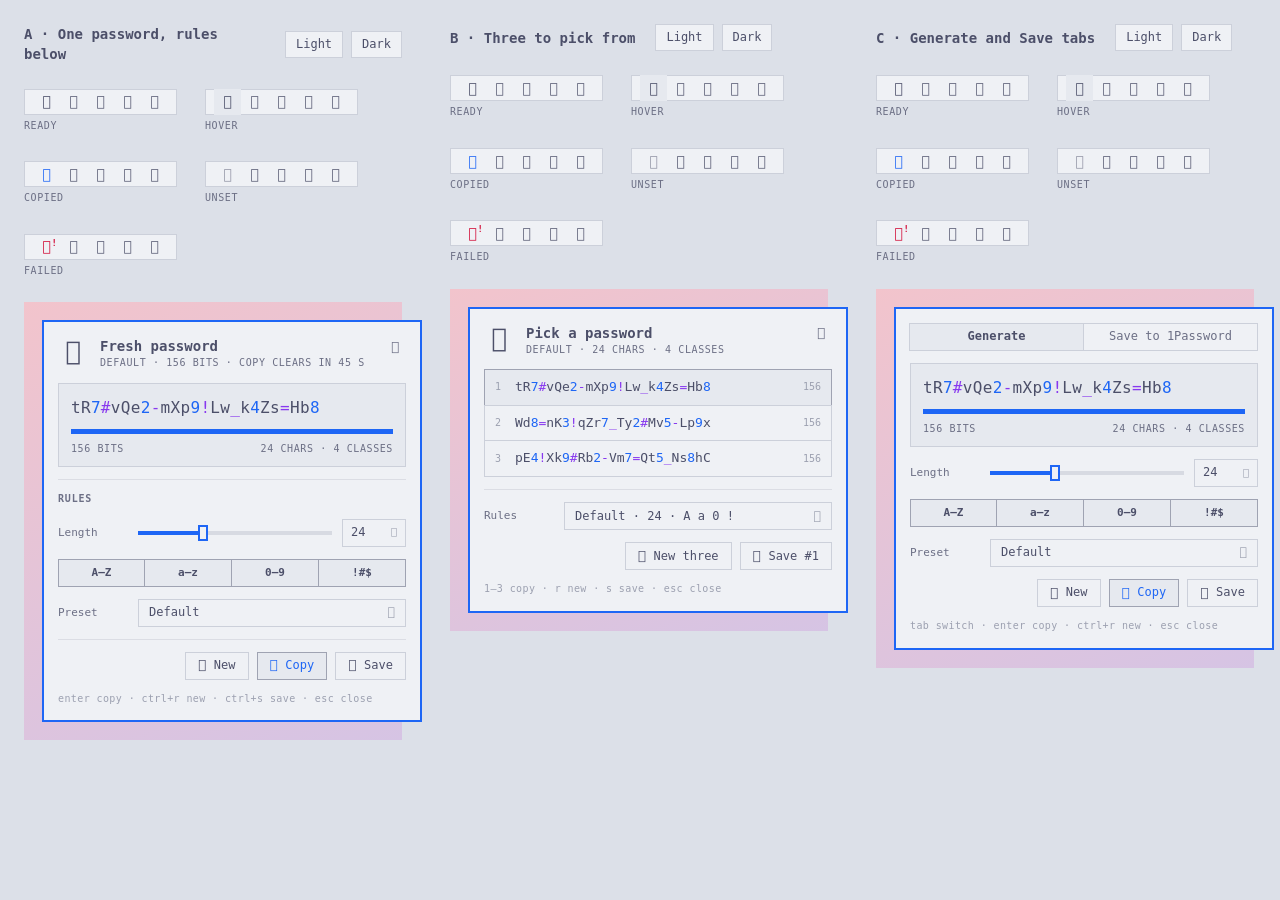
<file: docs/design/index.html>
<!doctype html><html><head><meta charset="utf-8"><title>mint directions</title><style>body{margin:0;display:flex;gap:0;background:#dce0e8}iframe{border:0;width:33.3vw;height:100vh}</style></head><body>
<iframe src="option-a.html"></iframe><iframe src="option-b.html"></iframe><iframe src="option-c.html"></iframe></body></html>
</file>
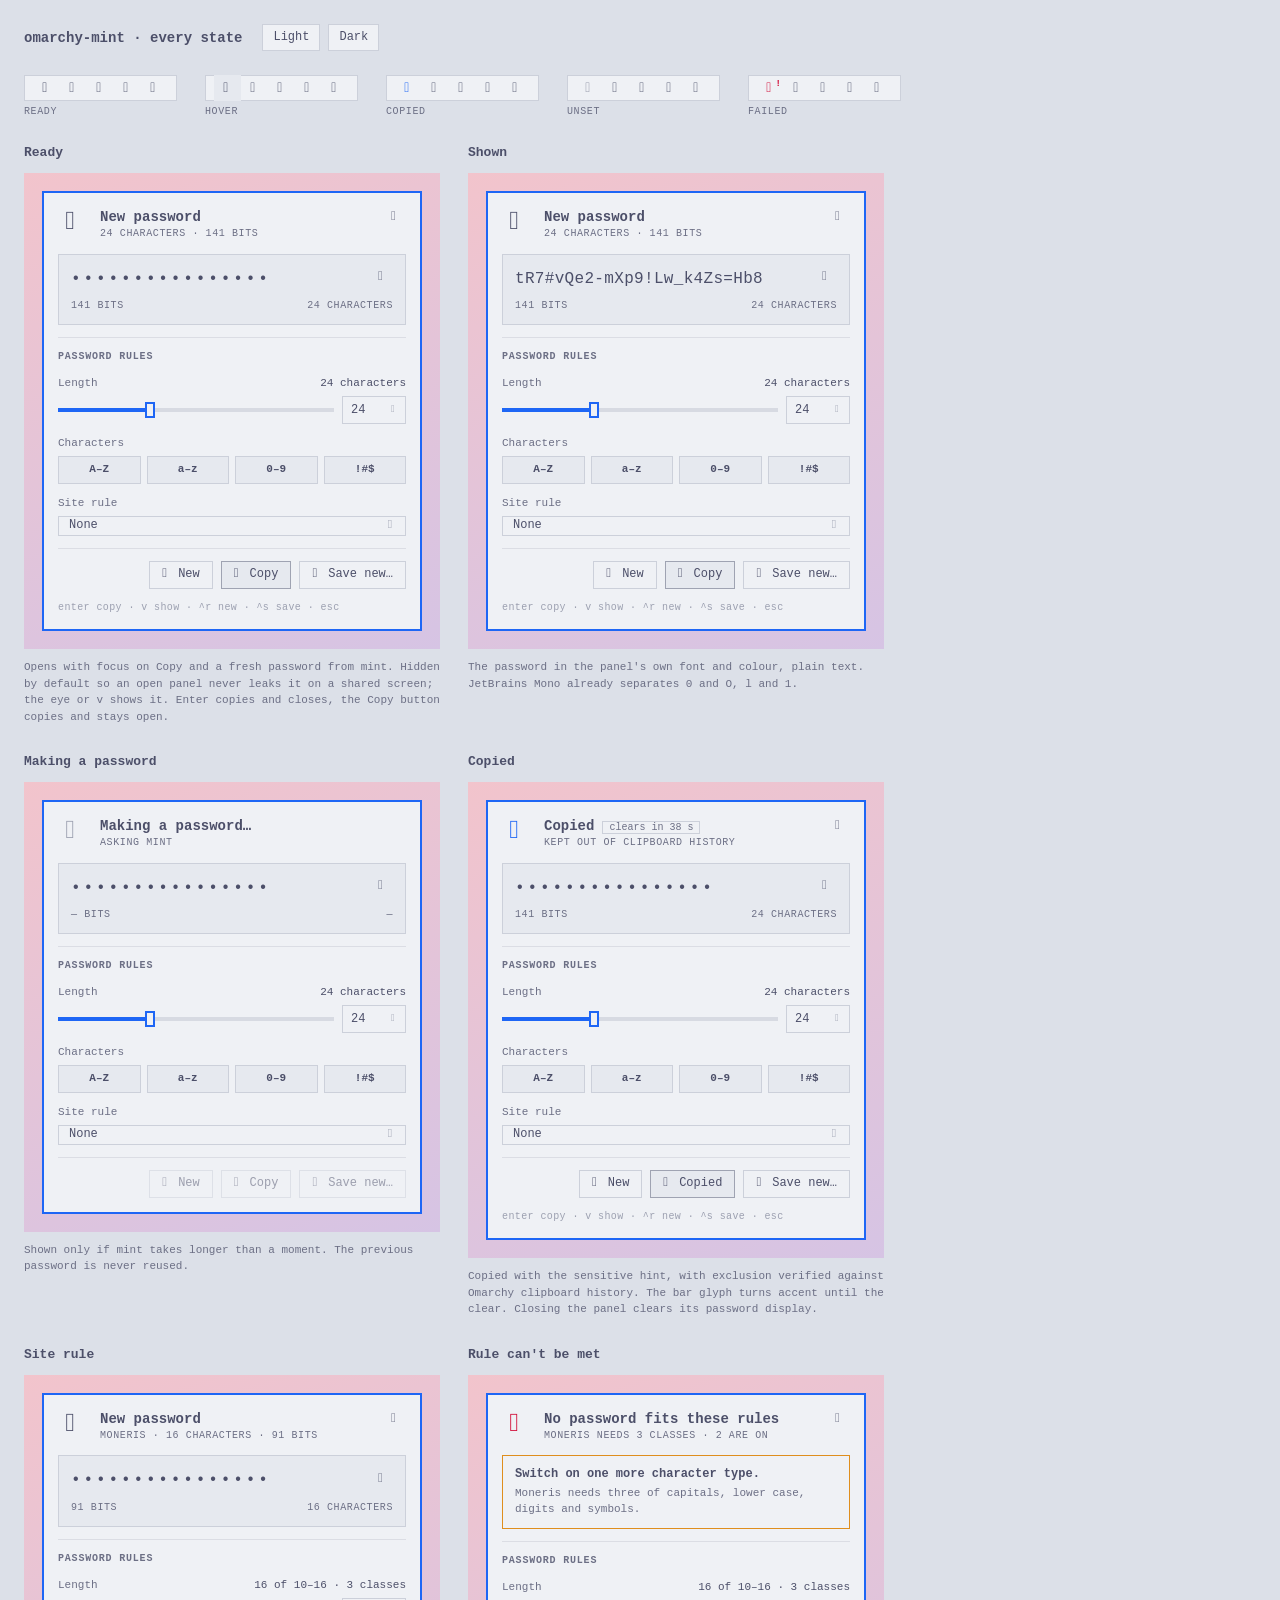
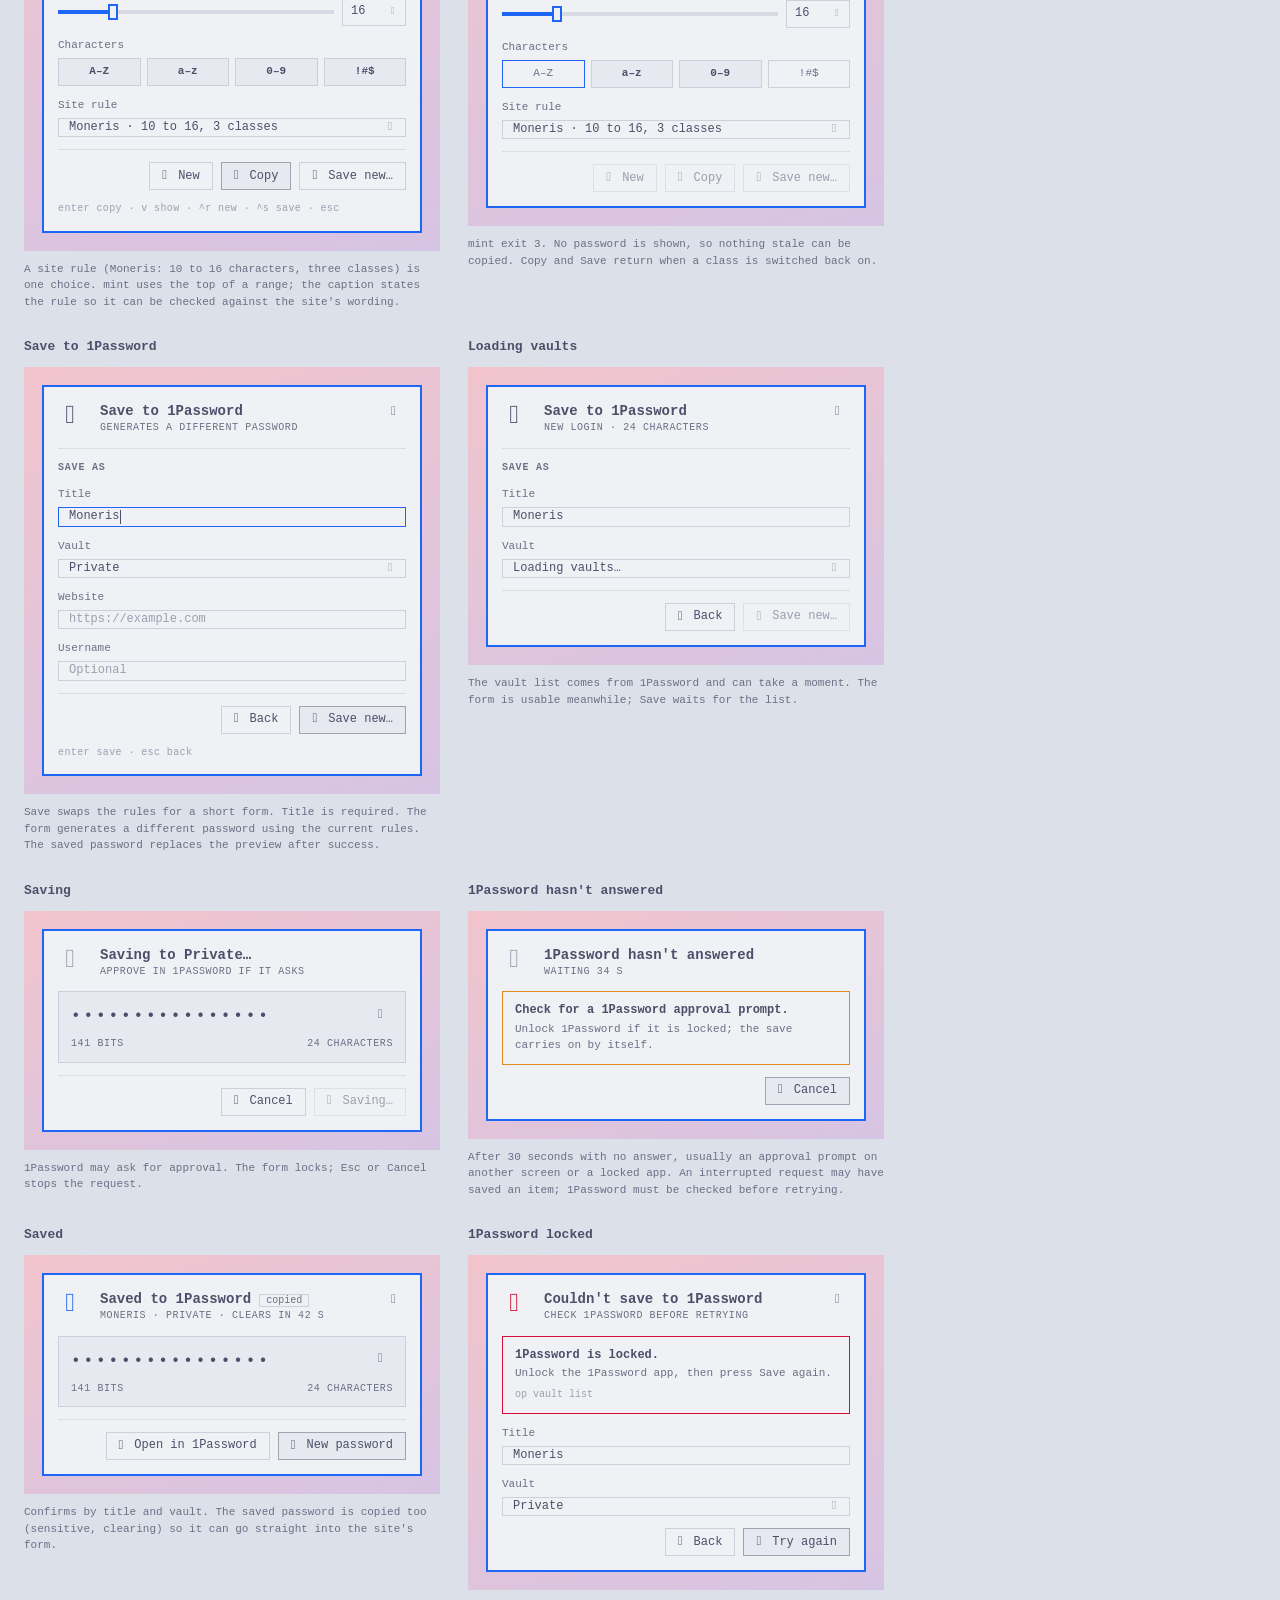
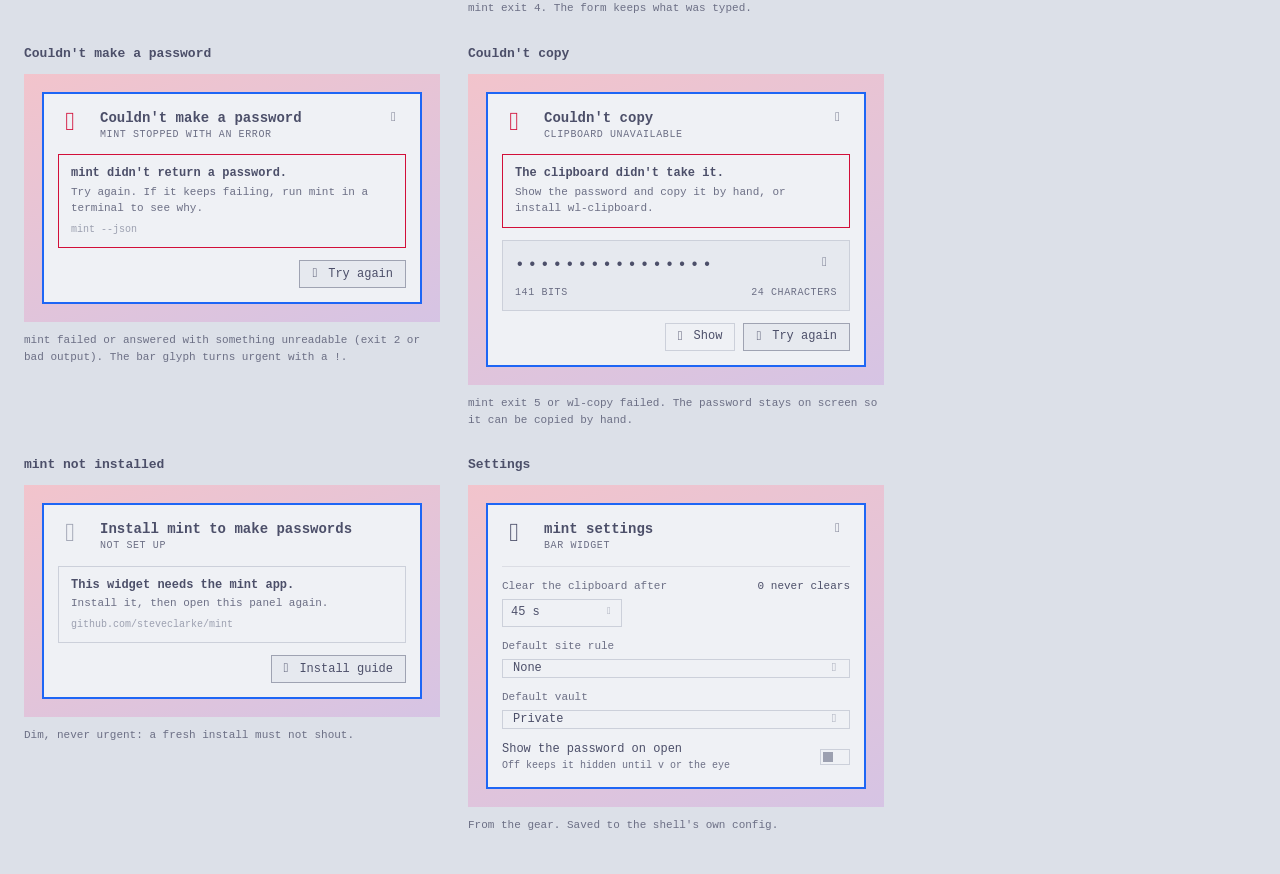
<file: docs/design/design-a-full.html>
<!doctype html><html><head><meta charset="utf-8"><meta name="viewport" content="width=device-width,initial-scale=1">
<title>mint panel states</title><link rel="stylesheet" href="proto.css"><script src="proto.js"></script></head><body><div class="page">
<div class="toolbar"><h1>omarchy-mint · every state</h1><button class="tt" onclick="setTheme('light')">Light</button><button class="tt" onclick="setTheme('dark')">Dark</button></div>
<div class="bars" id="bars"></div>
<div class="cards" id="cards"></div></div>
<script>
initTheme();
bars.innerHTML = ["ready","hover","copied","unset","failed"].map(bar).join("");
const P = inner => '<div class="stage"><div class="panel">' + inner + '</div></div>';
const card = (t, why, inner) => '<div class="card"><h2>'+t+'</h2>'+inner+'<div class="why">'+why+'</div></div>';
const main = [[G.refresh,"New"],[G.copy,"Copy","cur"],[G.vault,"Save new…"]];
const keys = footer("enter copy · v show · ^r new · ^s save · esc");
const S = [];

S.push(card("Ready", "Opens with focus on Copy and a fresh password from mint. Hidden by default so an open panel never leaks it on a shared screen; the eye or v shows it. Enter copies and closes, the Copy button copies and stays open.",
 P(hero2({title:"New password", meta:"24 characters · 141 bits"}) + pw2({}) + rules2() + '<div class="sep"></div>' + acts(main) + keys)));

S.push(card("Shown", "The password in the panel's own font and colour, plain text. JetBrains Mono already separates 0 and O, l and 1.",
 P(hero2({title:"New password", meta:"24 characters · 141 bits"}) + pw2({shown:true}) + rules2() + '<div class="sep"></div>' + acts(main) + keys)));

S.push(card("Making a password", "Shown only if mint takes longer than a moment. The previous password is never reused.",
 P(hero2({tone:"dim", title:"Making a password…", meta:"Asking mint", trailing:""}) + pw2({value:"", bits:"—", note:"—"}) + rules2() + '<div class="sep"></div>' + acts([[G.refresh,"New","dimmed"],[G.copy,"Copy","dimmed"],[G.vault,"Save new…","dimmed"]]))));

S.push(card("Copied", "Copied with the sensitive hint, with exclusion verified against Omarchy clipboard history. The bar glyph turns accent until the clear. Closing the panel clears its password display.",
 P(hero2({icon:G.check, tone:"ok", title:"Copied", pill:"clears in 38 s", meta:"Kept out of clipboard history"}) + pw2({}) + rules2() + '<div class="sep"></div>' + acts([[G.refresh,"New"],[G.check,"Copied","cur"],[G.vault,"Save new…"]]) + keys)));

S.push(card("Site rule", "A site rule (Moneris: 10 to 16 characters, three classes) is one choice. mint uses the top of a range; the caption states the rule so it can be checked against the site's wording.",
 P(hero2({title:"New password", meta:"Moneris · 16 characters · 91 bits"}) + pw2({value:SAMPLE16, bits:91, len:16}) + rules2({n:16, preset:"Moneris · 10 to 16, 3 classes", rule:"16 of 10–16 · 3 classes"}) + '<div class="sep"></div>' + acts(main) + keys)));

S.push(card("Rule can't be met", "mint exit 3. No password is shown, so nothing stale can be copied. Copy and Save return when a class is switched back on.",
 P(hero2({icon:G.alert, tone:"bad", title:"No password fits these rules", meta:"Moneris needs 3 classes · 2 are on"}) +
 '<div class="err warn"><b>Switch on one more character type.</b><p>Moneris needs three of capitals, lower case, digits and symbols.</p></div>' +
 rules2({n:16, on:["a–z","0–9"], cur:0, preset:"Moneris · 10 to 16, 3 classes", rule:"16 of 10–16 · 3 classes"}) + '<div class="sep"></div>' + acts([[G.refresh,"New","dimmed"],[G.copy,"Copy","dimmed"],[G.vault,"Save new…","dimmed"]]))));

S.push(card("Save to 1Password", "Save swaps the rules for a short form. Title is required. The form generates a different password using the current rules. The saved password replaces the preview after success.",
 P(hero2({icon:G.vault, title:"Save to 1Password", meta:"Generates a different password", trailing:G.back}) +
 '<div class="sep"></div><div class="sh">Save as</div>' + ctlField("Title","Moneris",{focus:true}) + ctlDrop("Vault","Private") +
 ctlField("Website","",{ph:"https://example.com"}) + ctlField("Username","",{ph:"Optional"}) + '<div class="sep"></div>' +
 acts([[G.back,"Back"],[G.vault,"Save new…","cur"]]) + footer("enter save · esc back"))));

S.push(card("Loading vaults", "The vault list comes from 1Password and can take a moment. The form is usable meanwhile; Save waits for the list.",
 P(hero2({icon:G.vault, title:"Save to 1Password", meta:"New login · 24 characters", trailing:G.back}) +
 '<div class="sep"></div><div class="sh">Save as</div>' + ctlField("Title","Moneris") + ctlDrop("Vault",'<span class="ph">Loading vaults…</span>') +
 '<div class="sep"></div>' + acts([[G.back,"Back"],[G.vault,"Save new…","dimmed"]]))));

S.push(card("Saving", "1Password may ask for approval. The form locks; Esc or Cancel stops the request.",
 P(hero2({icon:G.vault, tone:"dim", title:"Saving to Private…", meta:"Approve in 1Password if it asks", trailing:""}) + pw2({}) +
 '<div class="sep"></div>' + acts([[G.back,"Cancel"],[G.vault,"Saving…","dimmed"]]))));

S.push(card("1Password hasn't answered", "After 30 seconds with no answer, usually an approval prompt on another screen or a locked app. An interrupted request may have saved an item; 1Password must be checked before retrying.",
 P(hero2({icon:G.vault, tone:"dim", title:"1Password hasn't answered", meta:"Waiting 34 s", trailing:""}) +
 '<div class="err warn"><b>Check for a 1Password approval prompt.</b><p>Unlock 1Password if it is locked; the save carries on by itself.</p></div>' +
 acts([[G.back,"Cancel","cur"]]))));

S.push(card("Saved", "Confirms by title and vault. The saved password is copied too (sensitive, clearing) so it can go straight into the site's form.",
 P(hero2({icon:G.check, tone:"ok", title:"Saved to 1Password", pill:"copied", meta:"Moneris · Private · clears in 42 s"}) + pw2({}) +
 '<div class="sep"></div>' + acts([[G.open,"Open in 1Password"],[G.refresh,"New password","cur"]]))));

S.push(card("1Password locked", "mint exit 4. The form keeps what was typed.",
 P(hero2({icon:G.alert, tone:"bad", title:"Couldn't save to 1Password", meta:"Check 1Password before retrying"}) +
 '<div class="err"><b>1Password is locked.</b><p>Unlock the 1Password app, then press Save again.</p><code>op vault list</code></div>' +
 ctlField("Title","Moneris") + ctlDrop("Vault","Private") + acts([[G.back,"Back"],[G.vault,"Try again","cur"]]))));

S.push(card("Couldn't make a password", "mint failed or answered with something unreadable (exit 2 or bad output). The bar glyph turns urgent with a !.",
 P(hero2({icon:G.alert, tone:"bad", title:"Couldn't make a password", meta:"mint stopped with an error"}) +
 '<div class="err"><b>mint didn\'t return a password.</b><p>Try again. If it keeps failing, run mint in a terminal to see why.</p><code>mint --json</code></div>' +
 acts([[G.refresh,"Try again","cur"]]))));

S.push(card("Couldn't copy", "mint exit 5 or wl-copy failed. The password stays on screen so it can be copied by hand.",
 P(hero2({icon:G.alert, tone:"bad", title:"Couldn't copy", meta:"Clipboard unavailable"}) +
 '<div class="err"><b>The clipboard didn\'t take it.</b><p>Show the password and copy it by hand, or install wl-clipboard.</p></div>' + pw2({}) +
 acts([[G.eye,"Show"],[G.copy,"Try again","cur"]]))));

S.push(card("mint not installed", "Dim, never urgent: a fresh install must not shout.",
 P(hero2({tone:"dim", title:"Install mint to make passwords", meta:"Not set up", trailing:""}) +
 '<div class="err info"><b>This widget needs the mint app.</b><p>Install it, then open this panel again.</p><code>github.com/steveclarke/mint</code></div>' +
 acts([[G.open,"Install guide","cur"]]))));

S.push(card("Settings", "From the gear. Saved to the shell's own config.",
 P(hero2({icon:G.gear, title:"mint settings", meta:"Bar widget", trailing:G.back}) + '<div class="sep"></div>' +
 '<div class="ctl"><div class="cap"><span>Clear the clipboard after</span><b>0 never clears</b></div><div class="num" style="width:120px"><span>45 s</span><span>'+G.down+'</span></div></div>' +
 ctlDrop("Default site rule","None") + ctlDrop("Default vault","Private") +
 '<div class="tog"><div><div>Show the password on open</div><div class="d">Off keeps it hidden until v or the eye</div></div><div class="sw"></div></div>')));

cards.innerHTML = S.join("");
</script></body></html>
</file>
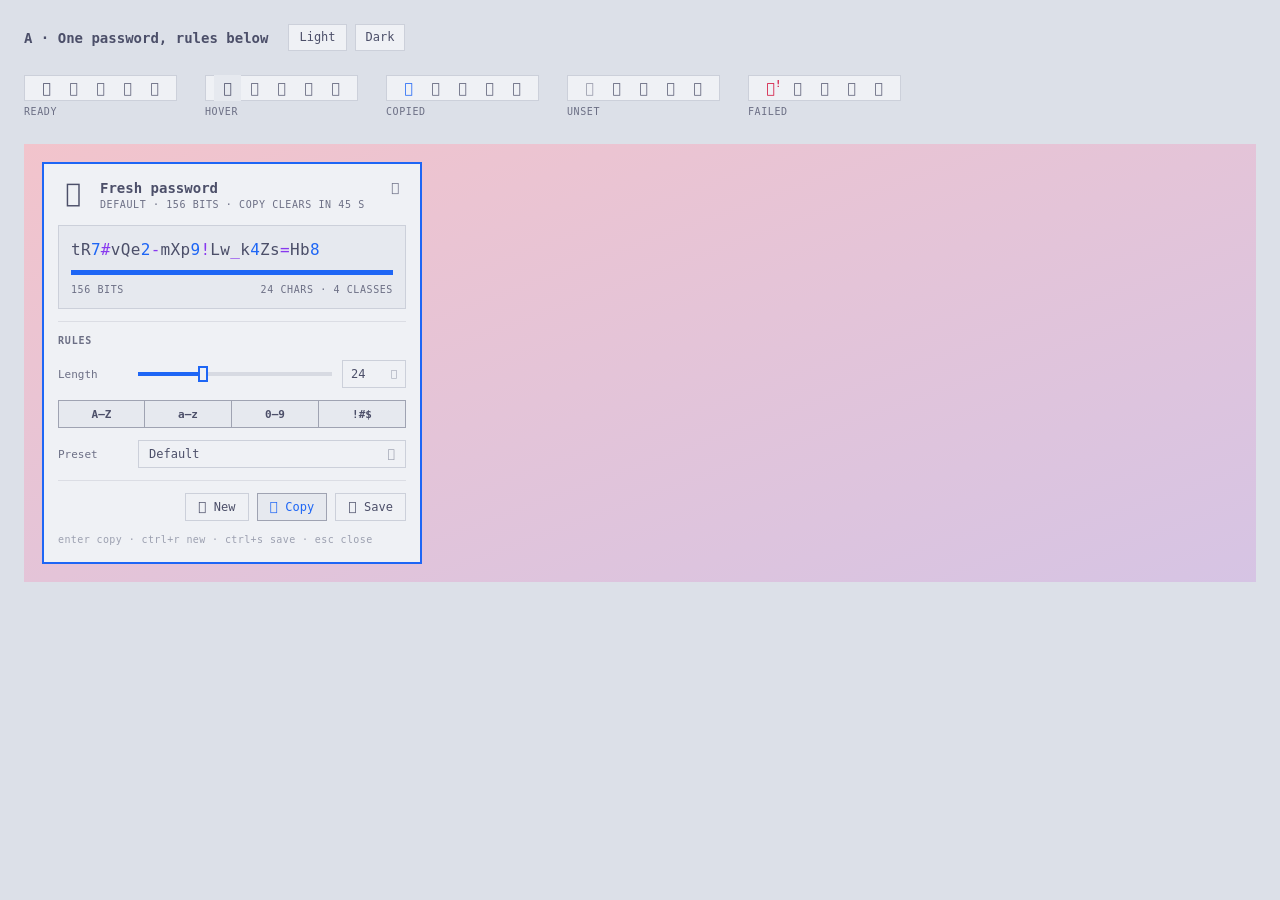
<file: docs/design/option-a.html>
<!doctype html><html><head><meta charset="utf-8"><meta name="viewport" content="width=device-width,initial-scale=1"><link rel="stylesheet" href="proto.css"><script src="proto.js"></script><title>mint option A</title></head><body><div class="page">
<div class="toolbar"><h1>A · One password, rules below</h1><button class="tt" onclick="setTheme('light')">Light</button><button class="tt" onclick="setTheme('dark')">Dark</button></div>
<div class="bars" id="bars"></div><div class="stage"><div class="panel" id="p"></div></div></div>
<script>initTheme();
bars.innerHTML = ["ready","hover","copied","unset","failed"].map(bar).join("");
p.innerHTML = hero({title:"Fresh password", meta:"Default · 156 bits · copy clears in 45 s"})
 + pwBox({}) + '<div class="sep"></div><div class="sh">Rules</div>' + lengthRow() + chips() + presetRow()
 + '<div class="sep"></div>' + actions() + footer();
</script></body></html>
</file>
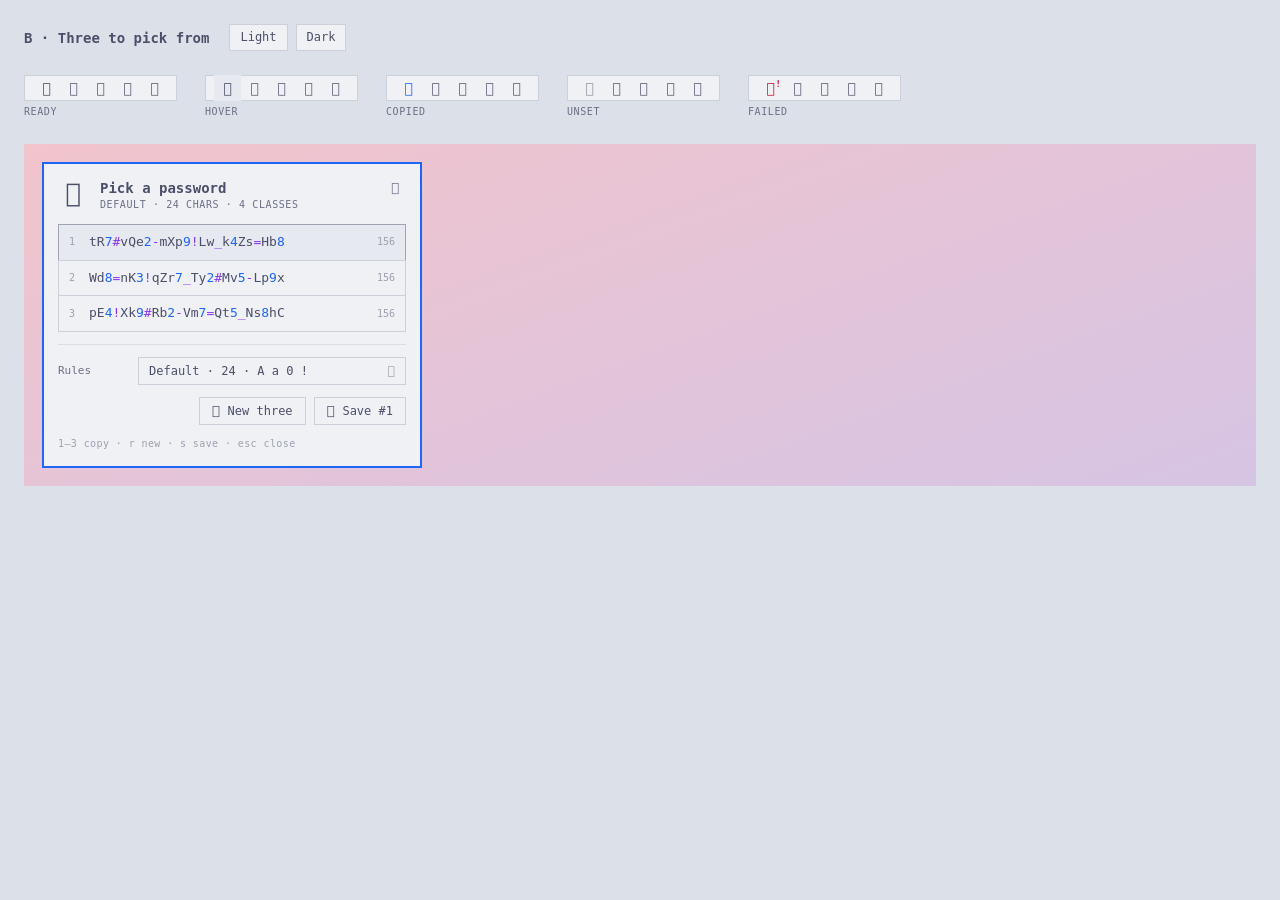
<file: docs/design/option-b.html>
<!doctype html><html><head><meta charset="utf-8"><meta name="viewport" content="width=device-width,initial-scale=1"><link rel="stylesheet" href="proto.css"><script src="proto.js"></script><title>mint option B</title></head><body><div class="page">
<div class="toolbar"><h1>B · Three to pick from</h1><button class="tt" onclick="setTheme('light')">Light</button><button class="tt" onclick="setTheme('dark')">Dark</button></div>
<div class="bars" id="bars"></div><div class="stage"><div class="panel" id="p"></div></div></div>
<script>initTheme();
bars.innerHTML = ["ready","hover","copied","unset","failed"].map(bar).join("");
const c = (k,v,cur) => '<div class="cand '+(cur?'cur':'')+'"><span class="k">'+k+'</span><span class="val">'+tint(v)+'</span><span class="bits">156</span></div>';
p.innerHTML = hero({title:"Pick a password", meta:"Default · 24 chars · 4 classes"})
 + '<div>' + c(1,SAMPLE,true) + c(2,"Wd8=nK3!qZr7_Ty2#Mv5-Lp9x",false) + c(3,"pE4!Xk9#Rb2-Vm7=Qt5_Ns8hC",false) + '</div>'
 + '<div class="sep"></div><div class="row"><span class="lbl">Rules</span><div class="dd"><span class="v">Default · 24 · A a 0 !</span><span class="car">'+G.gear+'</span></div></div>'
 + '<div class="actions">'+btn(G.refresh,"New three")+btn(G.vault,"Save #1")+'</div>' + footer("1–3 copy · r new · s save · esc close");
</script></body></html>
</file>
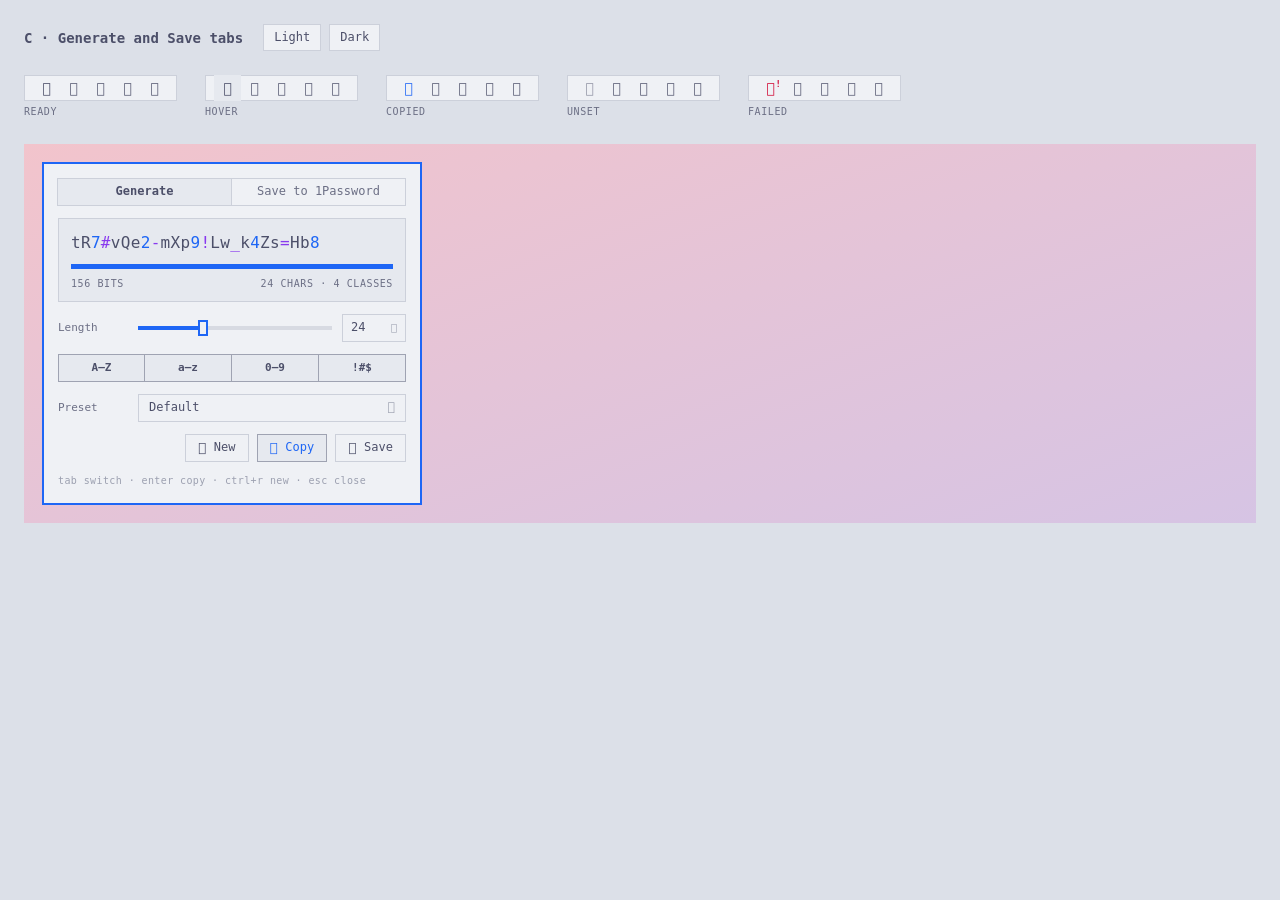
<file: docs/design/option-c.html>
<!doctype html><html><head><meta charset="utf-8"><meta name="viewport" content="width=device-width,initial-scale=1"><link rel="stylesheet" href="proto.css"><script src="proto.js"></script><title>mint option C</title></head><body><div class="page">
<div class="toolbar"><h1>C · Generate and Save tabs</h1><button class="tt" onclick="setTheme('light')">Light</button><button class="tt" onclick="setTheme('dark')">Dark</button></div>
<div class="bars" id="bars"></div><div class="stage"><div class="panel" id="p"></div></div></div>
<script>initTheme();
bars.innerHTML = ["ready","hover","copied","unset","failed"].map(bar).join("");
p.innerHTML = '<div class="tabs"><div class="tab on">Generate</div><div class="tab">Save to 1Password</div></div>'
 + pwBox({}) + lengthRow() + chips() + presetRow() + actions() + footer("tab switch · enter copy · ctrl+r new · esc close");
</script></body></html>
</file>
<file: docs/design/proto.css>
/* Prototype of the omarchy-mint panel. Geometry and tokens follow Quattro:
   square corners, 2 px accent border, 14 px padding, 28 px controls,
   JetBrainsMono, caption 10 / bodySmall 11 / body 12 / subtitle 13 / title 14 / heading 16 / display 24. */
:root {
  --bg: #eff1f5; --fg: #4c4f69; --dim: #6c6f85; --faint: #9ca0b0; --line: #ccd0da;
  --fill: #e6e9ef; --accent: #1e66f5; --ok: #40a02b; --warn: #df8e1d; --bad: #d20f39;
  --t-upper: #4c4f69; --t-lower: #4c4f69; --t-digit: #1e66f5; --t-symbol: #8839ef;
  --page: #dce0e8; --wall: linear-gradient(160deg, #f2c4cc, #d6c4e4);
}
:root[data-theme="dark"] {
  --bg: #1e1e2e; --fg: #cdd6f4; --dim: #a6adc8; --faint: #7f849c; --line: #45475a;
  --fill: #313244; --accent: #89b4fa; --ok: #a6e3a1; --warn: #f9e2af; --bad: #f38ba8;
  --t-upper: #cdd6f4; --t-lower: #cdd6f4; --t-digit: #89b4fa; --t-symbol: #cba6f7;
  --page: #11111b; --wall: linear-gradient(160deg, #3b2f4a, #1e2433);
}
* { box-sizing: border-box; }
body { margin: 0; background: var(--page); color: var(--fg);
  font: 12px/1.45 "JetBrainsMono Nerd Font", "JetBrains Mono", ui-monospace, monospace; }
.page { padding: 24px; display: flex; flex-direction: column; gap: 24px; }
.toolbar { display: flex; gap: 8px; align-items: center; }
.toolbar h1 { font-size: 14px; margin: 0 12px 0 0; }
button.tt { font: inherit; background: var(--bg); color: var(--fg); border: 1px solid var(--line); padding: 4px 10px; cursor: pointer; }

/* Bar strip */
.bar { display: flex; align-items: center; gap: 0; height: 26px; background: var(--bg);
  padding: 0 8px; width: max-content; border: 1px solid var(--line); }
.bar .slot { width: 27px; height: 26px; display: grid; place-items: center; font-size: 14px; position: relative; }
.bar .slot.other { color: var(--fg); opacity: .9; }
.bar .slot.mint.dim { color: color-mix(in srgb, var(--fg) 55%, var(--bg)); }
.bar .slot.mint.bad { color: var(--bad); }
.bar .slot.mint.accent { color: var(--accent); }
.bar .slot .bang { font-size: 9px; position: absolute; right: 3px; top: 3px; font-weight: 700; }
.bar .slot.hover { background: var(--fill); }
.barlabel { font-size: 10px; color: var(--dim); text-transform: uppercase; letter-spacing: .06em; margin-top: 4px; }
.bars { display: flex; gap: 28px; flex-wrap: wrap; }

/* Panel */
.stage { background: var(--wall); padding: 18px; display: inline-block; }
.panel { width: 380px; background: var(--bg); border: 2px solid var(--accent); padding: 14px; display: flex; flex-direction: column; gap: 12px; }
.panel.wide { width: 460px; }
.hero { display: flex; gap: 12px; align-items: flex-start; }
.hero .icon { font-size: 26px; line-height: 30px; width: 30px; text-align: center; }
.hero .icon.dim { color: var(--faint); } .hero .icon.bad { color: var(--bad); } .hero .icon.ok { color: var(--accent); }
.hero .txt { flex: 1; min-width: 0; }
.hero .title { font-size: 14px; font-weight: 700; }
.hero .meta { font-size: 10px; color: var(--dim); text-transform: uppercase; letter-spacing: .06em; }
.hero .detail { font-size: 11px; color: var(--dim); }
.iconbtn { width: 22px; height: 22px; display: grid; place-items: center; color: var(--dim); font-size: 13px; }
.iconbtn:hover { background: var(--fill); color: var(--fg); }
.sep { height: 1px; background: color-mix(in srgb, var(--fg) 12%, transparent); }
.sh { font-size: 10px; color: var(--dim); text-transform: uppercase; letter-spacing: .08em; font-weight: 700; }

.pw { border: 1px solid var(--line); background: var(--fill); padding: 12px 12px 10px; }
.pw .val { font-size: 16px; line-height: 1.55; letter-spacing: .02em; word-break: break-all; font-weight: 500; }
.pw .val.long { font-size: 13px; }
.pw .val.masked { color: var(--faint); letter-spacing: .18em; }
.pw .val .u { color: var(--t-upper); } .pw .val .l { color: var(--t-lower); }
.pw .val .d { color: var(--t-digit); } .pw .val .s { color: var(--t-symbol); }
.pw .foot { display: flex; justify-content: space-between; margin-top: 8px; font-size: 10px; color: var(--dim); text-transform: uppercase; letter-spacing: .06em; }
.meter { height: 5px; background: color-mix(in srgb, var(--fg) 10%, transparent); margin-top: 8px; }
.meter > i { display: block; height: 100%; background: var(--accent); }

.row { display: flex; align-items: center; gap: 10px; min-height: 28px; }
.row .lbl { width: 70px; color: var(--dim); font-size: 11px; }
.slider { flex: 1; height: 28px; position: relative; display: flex; align-items: center; }
.slider .track { height: 4px; width: 100%; background: color-mix(in srgb, var(--fg) 14%, transparent); position: relative; }
.slider .track > i { position: absolute; left: 0; top: 0; bottom: 0; background: var(--accent); }
.slider .knob { position: absolute; width: 10px; height: 16px; background: var(--bg); border: 2px solid var(--accent); top: 6px; }
.num { width: 64px; height: 28px; border: 1px solid var(--line); display: flex; align-items: center; justify-content: space-between; padding: 0 8px; }
.num span:last-child { color: var(--faint); font-size: 10px; }

.chips { display: grid; grid-template-columns: repeat(4, 1fr); gap: 0; }
.chip { height: 28px; border: 1px solid var(--line); display: grid; place-items: center; margin-left: -1px; font-size: 11px; color: var(--dim); }
.chip:first-child { margin-left: 0; }
.chip.on { background: var(--fill); color: var(--fg); border-color: color-mix(in srgb, var(--fg) 35%, var(--line)); font-weight: 700; }
.chip.cur { outline: 1px solid var(--accent); outline-offset: -1px; }

.dd { flex: 1; height: 28px; border: 1px solid var(--line); display: flex; align-items: center; justify-content: space-between; padding: 0 10px; }
.dd .v { color: var(--fg); } .dd .car { color: var(--faint); }
.field { flex: 1; height: 28px; border: 1px solid var(--line); display: flex; align-items: center; padding: 0 10px; }
.field.focus { border-color: var(--accent); }
.field .ph { color: var(--faint); }
.field .caret { display: inline-block; width: 1px; height: 14px; background: var(--fg); margin-left: 1px; }

.actions { display: flex; gap: 8px; justify-content: flex-end; }
.btn { height: 28px; border: 1px solid var(--line); padding: 0 12px; display: inline-flex; align-items: center; gap: 8px; color: var(--fg); background: transparent; white-space: nowrap; }
.btn.primary { border-color: var(--accent); color: var(--accent); }
.btn.cur { background: var(--fill); }
.btn.busy { color: var(--faint); }
.btn .g { font-size: 13px; }
.kbd { font-size: 10px; color: var(--faint); text-align: left; letter-spacing: .04em; }

.err { border: 1px solid var(--bad); padding: 10px 12px; }
.err.warn { border-color: var(--warn); }
.err.info { border-color: var(--line); }
.err b { display: block; }
.err p { margin: 2px 0 0; color: var(--dim); font-size: 11px; }
.err code { display: block; margin-top: 6px; font-size: 10px; color: var(--faint); }
.status { font-size: 11px; color: var(--dim); display: flex; gap: 8px; align-items: center; }
.status .g { color: var(--accent); }
.countdown { height: 2px; background: color-mix(in srgb, var(--fg) 10%, transparent); }
.countdown > i { display: block; height: 100%; background: var(--accent); }

.cards { display: flex; flex-wrap: wrap; gap: 28px; align-items: flex-start; }
.card { display: flex; flex-direction: column; gap: 10px; max-width: 460px; }
.card h2 { font-size: 13px; margin: 0; }
.card .why { font-size: 11px; color: var(--dim); max-width: 416px; line-height: 1.5; }

/* option B: candidate rows */
.cand { display: flex; align-items: center; gap: 10px; border: 1px solid var(--line); padding: 8px 10px; margin-top: -1px; }
.cand.cur { background: var(--fill); border-color: color-mix(in srgb, var(--fg) 35%, var(--line)); }
.cand .k { color: var(--faint); font-size: 10px; width: 10px; }
.cand .val { font-size: 13px; flex: 1; word-break: break-all; }
.cand .val .d { color: var(--t-digit); } .cand .val .s { color: var(--t-symbol); }
.cand .bits { color: var(--faint); font-size: 10px; }

/* option C: tabs */
.tabs { display: grid; grid-template-columns: 1fr 1fr; }
.tab { height: 28px; border: 1px solid var(--line); display: grid; place-items: center; margin-left: -1px; color: var(--dim); }
.tab.on { background: var(--fill); color: var(--fg); font-weight: 700; }

/* Review round 1: kit-faithful parts. */
.pw .val.plain { color: var(--fg); }
.pw .top { display: flex; gap: 8px; align-items: flex-start; }
.pw .top .val { flex: 1; }
.hero .pill { font-size: 10px; border: 1px solid var(--line); padding: 0 6px; margin-left: 8px; font-weight: 400; color: var(--dim); text-transform: none; }
.ctl { display: flex; flex-direction: column; gap: 4px; }
.ctl .cap { font-size: 11px; color: var(--dim); display: flex; justify-content: space-between; }
.ctl .cap b { color: var(--fg); font-weight: 400; }
.lenrow { display: flex; gap: 8px; align-items: center; }
.lenrow .slider { flex: 1; }
.classes { display: flex; gap: 6px; }
.classes .b { flex: 1; height: 28px; border: 1px solid var(--line); display: grid; place-items: center; color: var(--dim); font-size: 11px; }
.classes .b.on { background: var(--fill); color: var(--fg); font-weight: 700; }
.classes .b.cur { border-color: var(--accent); }
.btn.cur { background: var(--fill); border-color: color-mix(in srgb, var(--fg) 35%, var(--line)); }
.btn.dimmed { opacity: .5; }
.tog { display: flex; justify-content: space-between; align-items: center; gap: 12px; }
.tog .d { font-size: 10px; color: var(--dim); }
.sw { width: 30px; height: 16px; border: 1px solid var(--line); position: relative; flex: none; }
.sw::after { content: ""; position: absolute; top: 2px; left: 2px; width: 10px; height: 10px; background: var(--faint); }
.sw.on { border-color: var(--accent); } .sw.on::after { left: 16px; background: var(--accent); }
</file>
